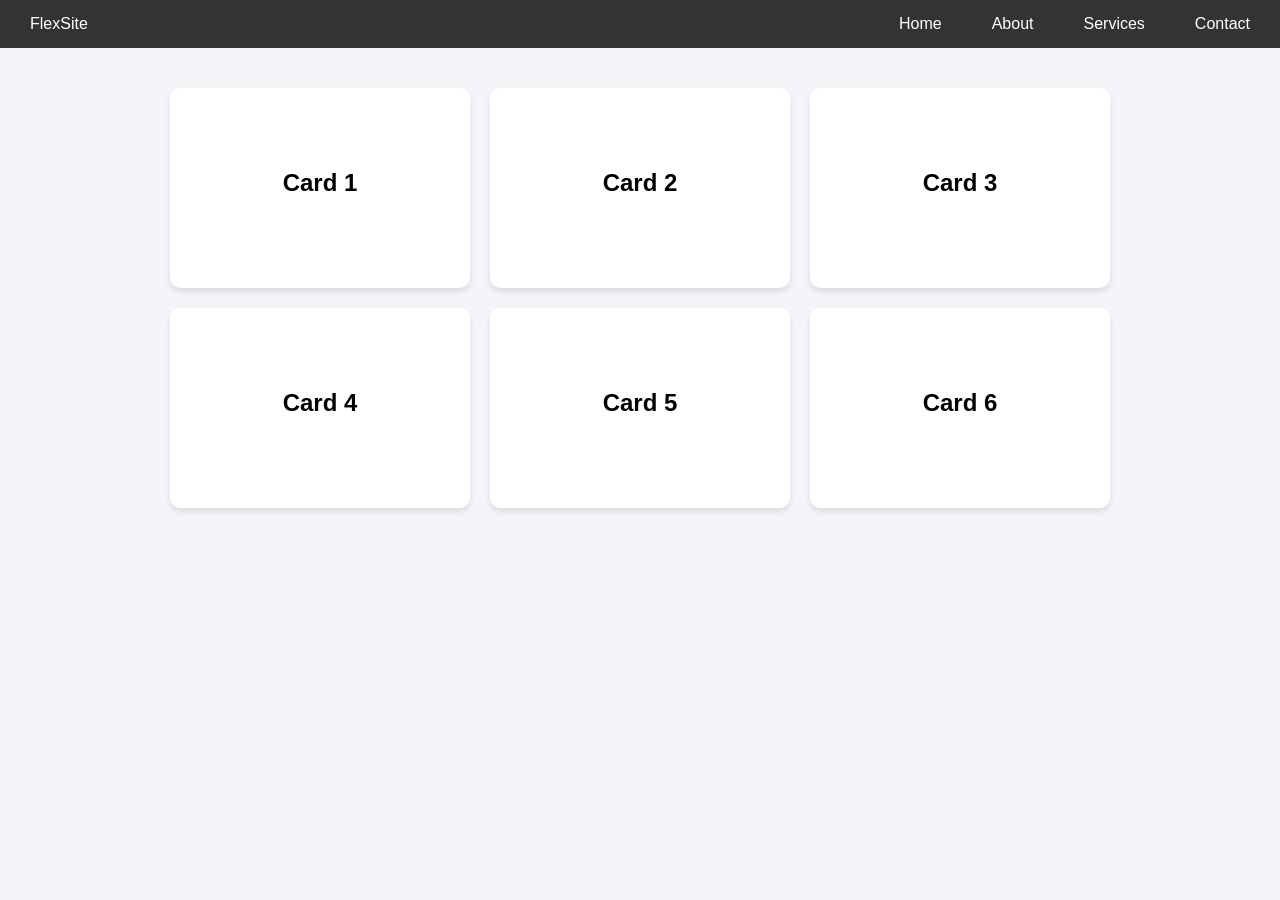
<file: ex00/index.html>
<!DOCTYPE html>
<html lang="en">
<head>
    <meta charset="UTF-8">
    <meta name="viewport" content="width=device-width, initial-scale=1.0">
    <title> ex00 - Flexbox</title>
    <link rel="stylesheet" href="style.css">
</head>
<body>
    <!-- nav-container-->
    <nav class="navbar-container">
        <div class="nav-container">FlexSite
        <!--  <a href="#" class "logo">Cards</a>  -->
        <ul class="nav-links">
            <li><a href="#">Home</a></li>
            <li><a href="#">About</a></li>
            <li><a href="#">Services</a></li>
            <li><a href="#">Contact</a></li>
        </ul>
      </div>
    </nav>

<main>
    <!--card-container-->
    <div class="card-container">

    <div class="card">
        <h2>Card 1</h2>
      </div>    

    <div class="card">
        <h2>Card 2</h2>
      </div>

     <div class="card">
        <h2>Card 3</h2>
      </div>

    <div class="card">
        <h2>Card 4</h2>
      </div>

     <div class="card">
        <h2>Card 5</h2>
      </div>

    <div class="card">
        <h2>Card 6</h2>
     </div>

    </div>

</main>

</body>
</html>
</file>
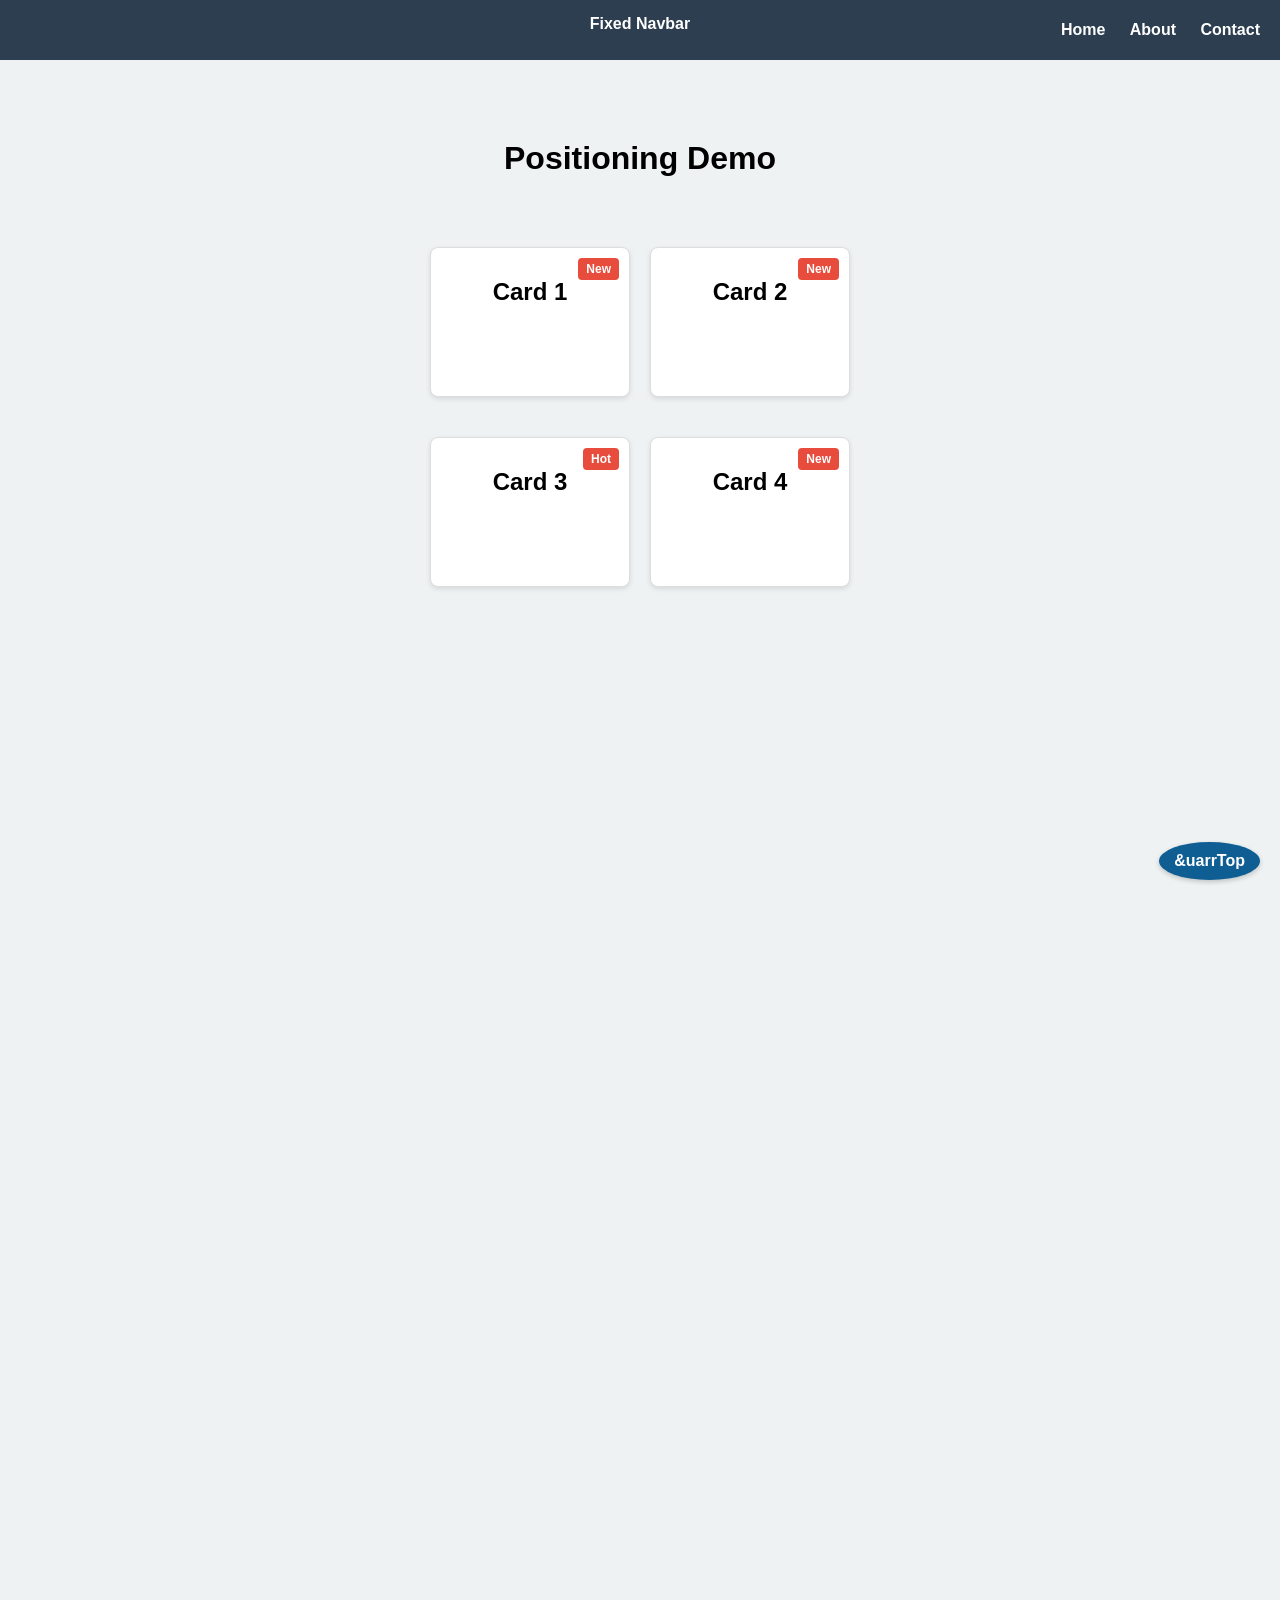
<file: ex01/index.html>
<!DOCTYPE html>
<html lang="en">
<head>
    <meta charset="UTF-8">
    <meta name="viewport" content="width=device-width, initial-scale=1.0">
    <title> ex01 - Position</title>
    <link rel="stylesheet" href="style.css">
</head>
<body>

    <!-- Fixed Navbar -->
    <nav class="fixed-nav">Fixed Navbar
   <!-- <a href="#top" class="logo">MySite</a> -->

<ul class="nav-links">
      <li><a href="#">Home</a></li>
      <li><a href="#">About</a></li>
      <li><a href="#">Contact</a></li>
    </ul>
  </nav>

 <main id="top" class="content">
    <h1>Positioning Demo</h1>

    <div class="main-content">

        <!-- card container -->
        <div class="card-container">

            <div class="card">
                <span class="badge">New</span>
                <h2>Card 1</h2>
            </div>

            <div class="card">
                <span class="badge">New</span>
                <h2> Card 2</h2> 
            </div>

            <div class="card">
               <span class="badge">Hot</span>
               <h2>Card 3</h2>
             </div>

         <div class="card">
             <span class="badge">New</span>
             <h2>Card 4</h2>
         </div>
    </div>
  </main>

    <!-- fixed back-to-top button -->
    <a href="#Top" class="back-to-top">&uarrTop</a>

</body>
</html>
</file>
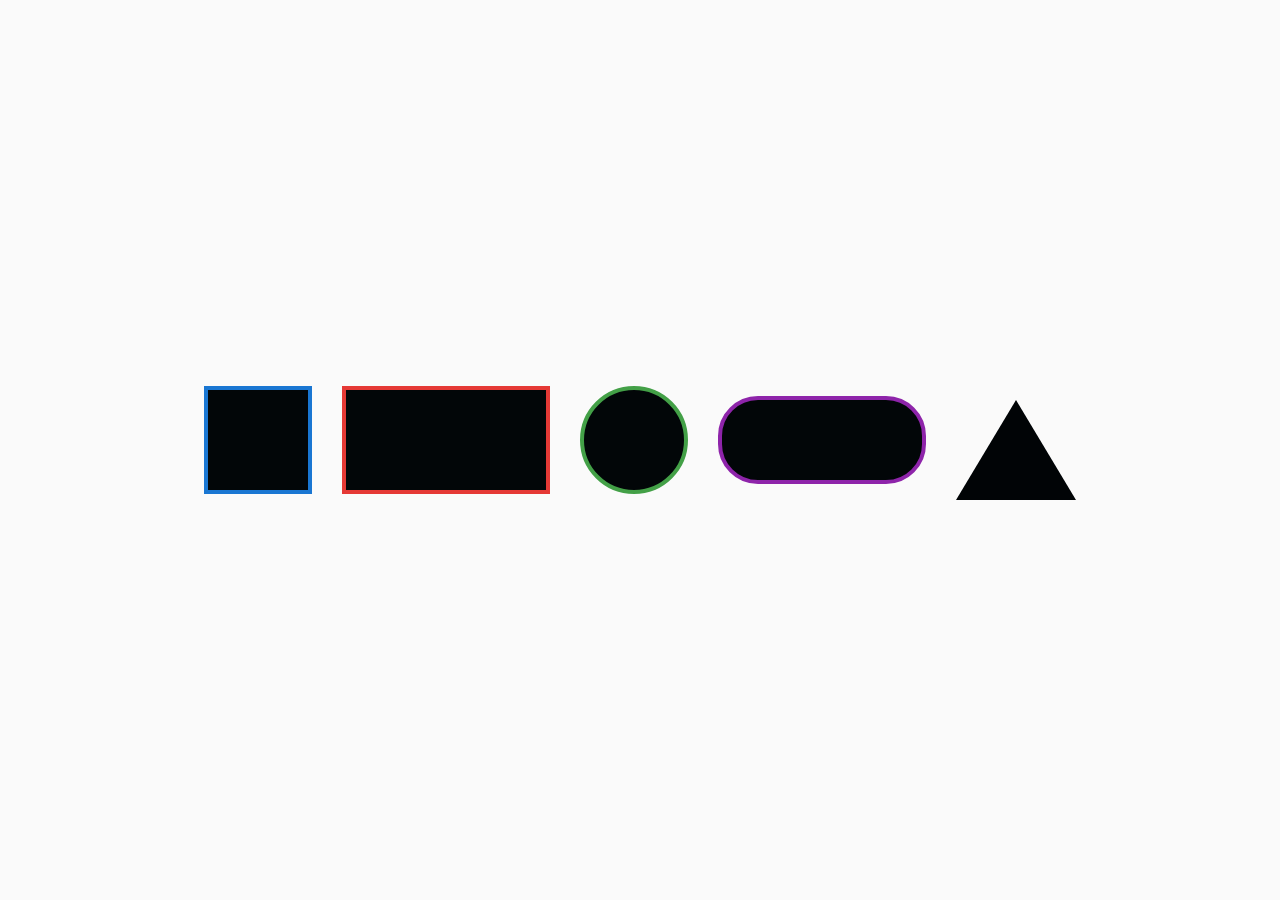
<file: ex02/index.html>
<!DOCTYPE html>
<html lang="en">
<head>
    <meta charset="UTF-8">
    <meta name="viewport" content="width=device-width, initial-scale=1.0">
    <title> ex02 - CSS Shapes </title>
    <link rel="stylesheet" href="style.css">
</head>
<body>

    <div class="shapes-container">
        <div class="shape square"></div>
        <div class="shape rectangle"></div>
        <div class="shape circle"></div>
        <div class="shape pill"></div>
        <div class="shape triangle"></div>
    </div>
    
</body>
</html>
</file>
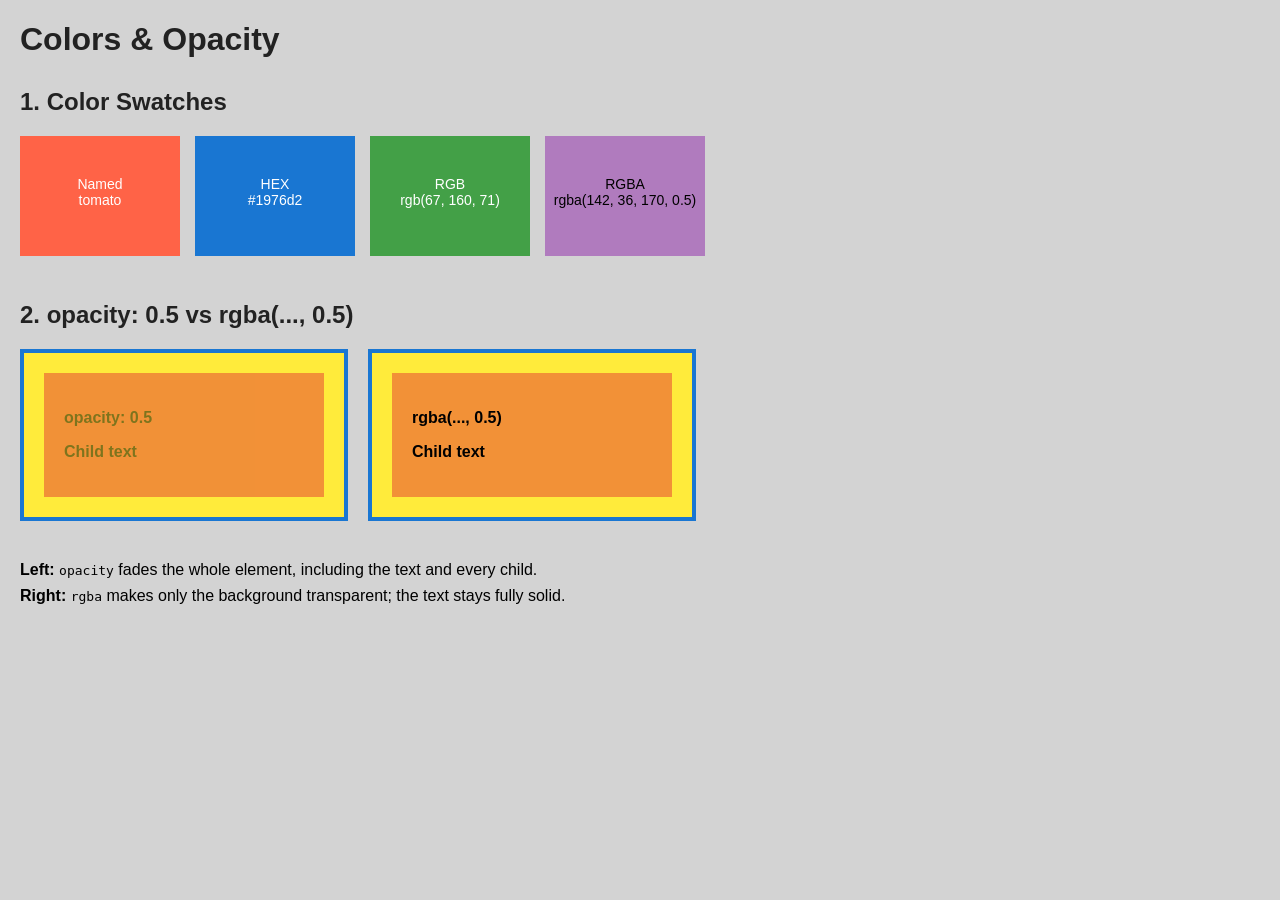
<file: ex03/index.html>
<!DOCTYPE html>
<html lang="en">
<head>
    <meta charset="UTF-8"> 
    <meta name="viewport" content="width=device-width, initial-scale=1.0">
    <title> ex03 - Colors & Opacity </title>
    <link rel="stylesheet" href="style.css">
</head>
<body>

      <h1>Colors &amp; Opacity</h1>

  <!-- ========== Part 1: Color swatch palette ========== -->
    <h2>1. Color Swatches</h2>

<div class="palette">

    <div class="swatch named">
      <span>Named<br>tomato</span>
    </div>
    <div class="swatch hex">
      <span>HEX<br>#1976d2</span>
    </div>
    <div class="swatch rgb">
      <span>RGB<br>rgb(67, 160, 71)</span>
    </div>
    <div class="swatch rgba">
      <span>RGBA<br>rgba(142, 36, 170, 0.5)</span>
    </div>
  </div>

<!-- ========== Part 2: opacity vs rgba ========== -->
  <h2>2. opacity: 0.5 vs rgba(..., 0.5)</h2>

  <div class="compare">
    <div class="backdrop">
      <div class="box opacity-box">
        <p>opacity: 0.5</p>
        <p class="child">Child text</p>
      </div>
    </div>

    <div class="backdrop">
      <div class="box rgba-box">
        <p>rgba(..., 0.5)</p>
        <p class="child">Child text</p>
      </div>
    </div>
  </div>

  <p class="explain">
    <strong>Left:</strong> <code>opacity</code> fades the whole element, including the text and every child.<br>
    <strong>Right:</strong> <code>rgba</code> makes only the background transparent; the text stays fully solid.
  </p>

</body>
</html>
</file>
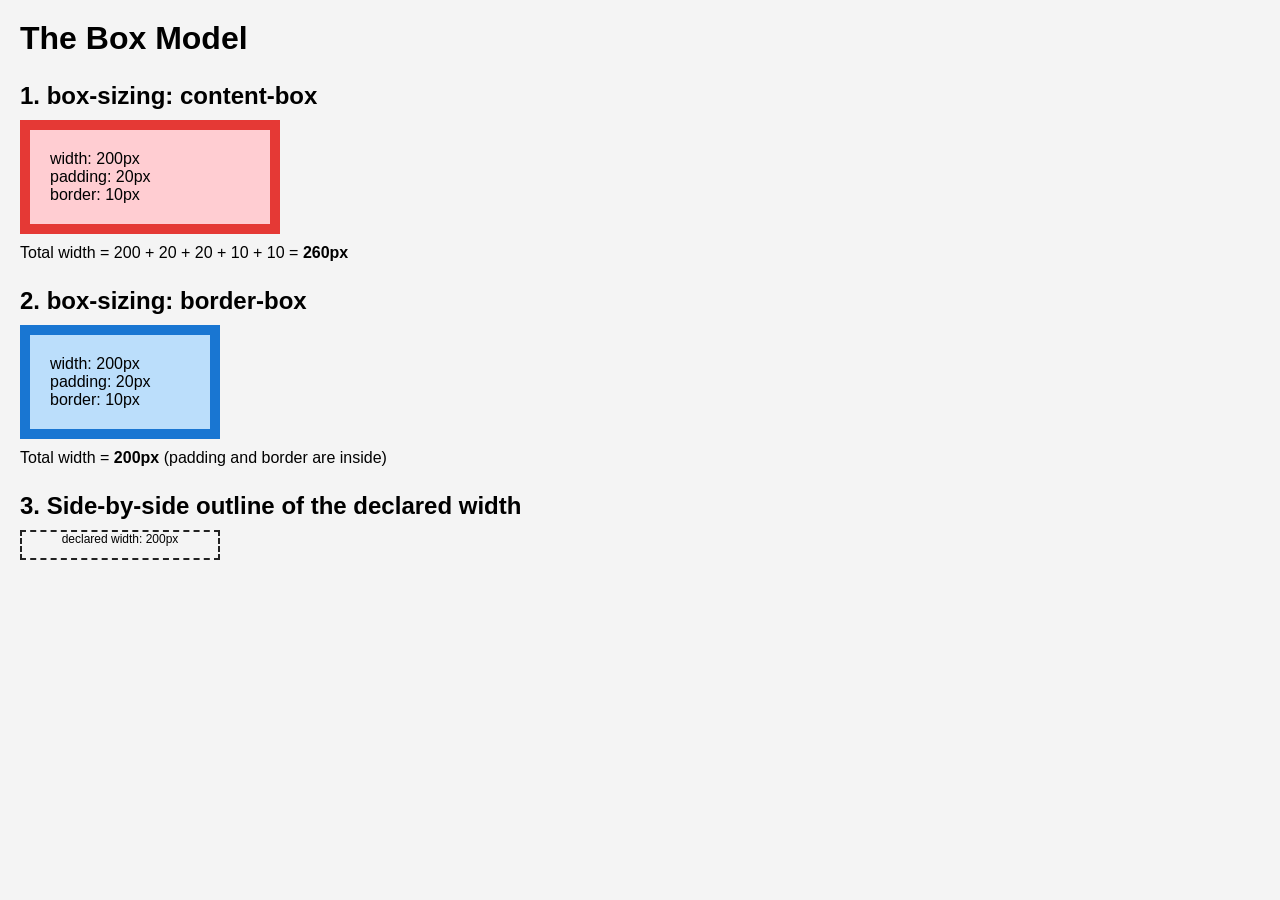
<file: ex04/index.html>
<!DOCTYPE html>
<html lang="en">
<head>
  <meta charset="UTF-8">
  <meta name="viewport" content="width=device-width, initial-scale=1.0">
  <title> ex04 - Box Model</title>
  <link rel="stylesheet" href="style.css">
</head>
<body>

  <h1>The Box Model</h1>

  <h2>1. box-sizing: content-box</h2>
  <div class="box content-box">
    <p>width: 200px</p>
    <p>padding: 20px</p>
    <p>border: 10px</p>
  </div>
  <p class="note">Total width = 200 + 20 + 20 + 10 + 10 = <strong>260px</strong></p>

  <h2>2. box-sizing: border-box</h2>
  <div class="box border-box">
    <p>width: 200px</p>
    <p>padding: 20px</p>
    <p>border: 10px</p>
  </div>
  <p class="note">Total width = <strong>200px</strong> (padding and border are inside)</p>

  <h2>3. Side-by-side outline of the declared width</h2>
  <div class="ruler">declared width: 200px</div>

</body>
</html>
</file>
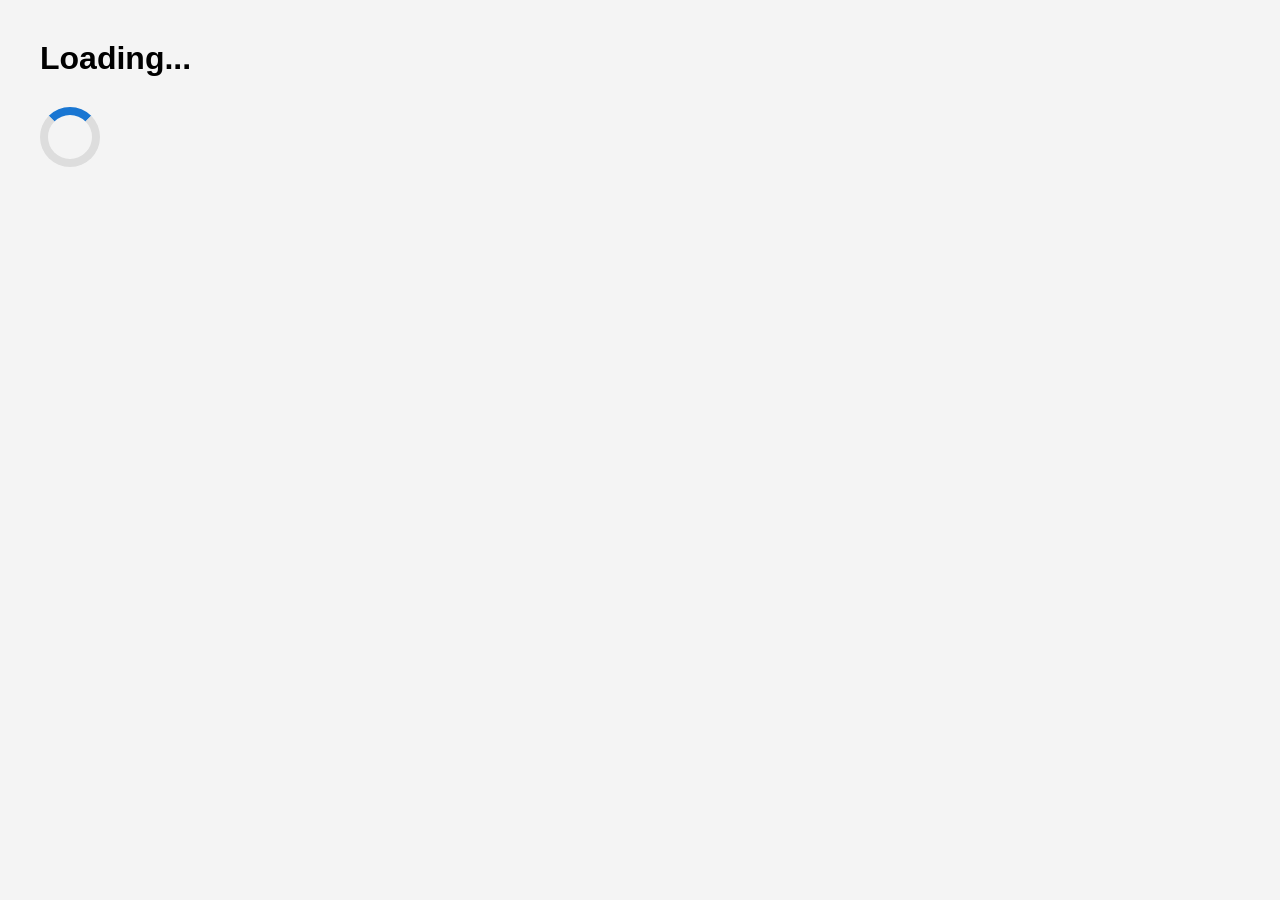
<file: ex05-bonus/index.html>
<!DOCTYPE html>
<html lang="en">
<head>
  <meta charset="UTF-8">
  <meta name="viewport" content="width=device-width, initial-scale=1.0">
  <title>Loader Animation</title>
  <link rel="stylesheet" href="style.css">
</head>
<body>

  <h1>Loading...</h1>

  <div class="loader"></div>

</body>
</file>
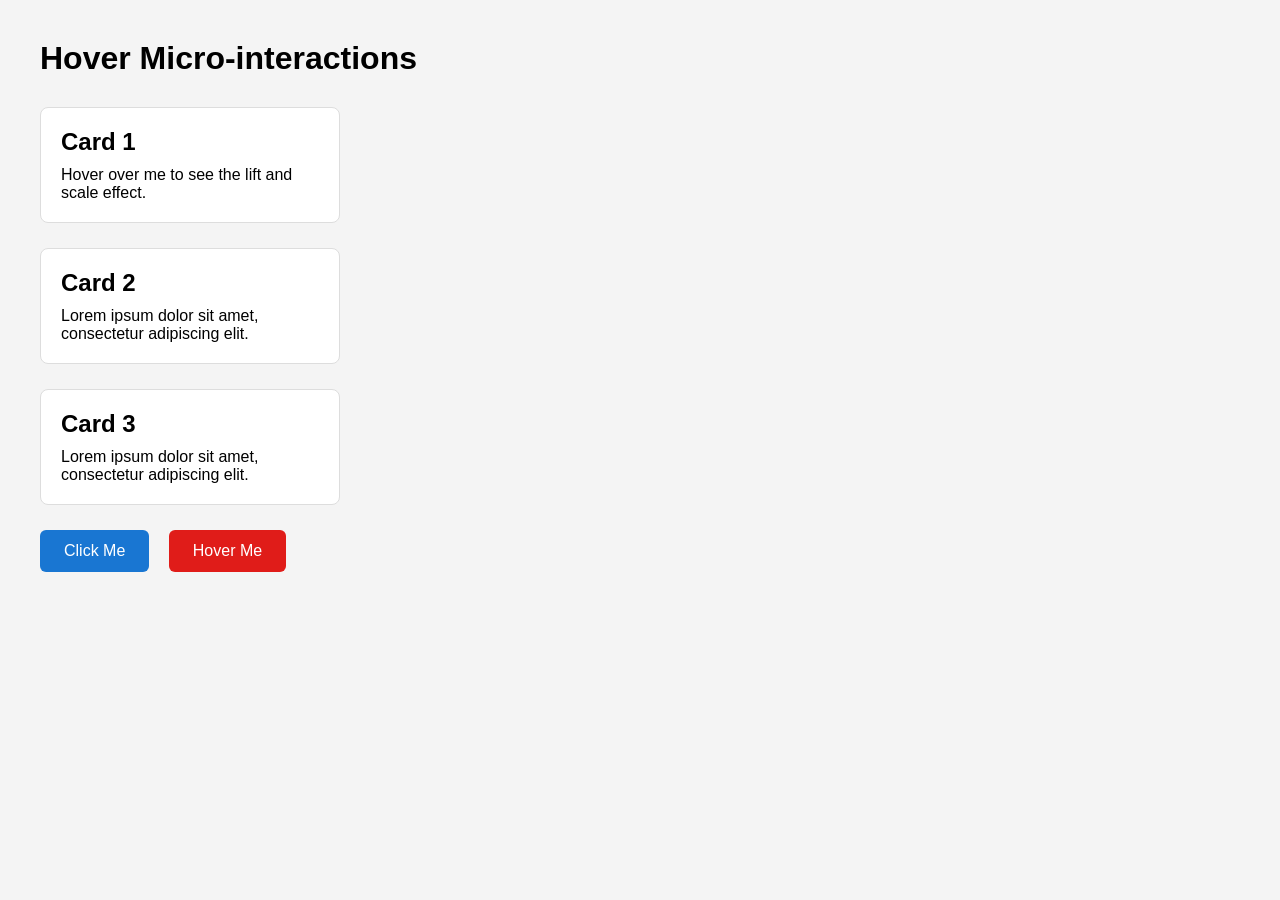
<file: ex06-bonus/index.html>
<!DOCTYPE html>
<html lang="en">
<head>
  <meta charset="UTF-8">
  <meta name="viewport" content="width=device-width, initial-scale=1.0">
  <title>Hover Micro-interactions</title>
  <link rel="stylesheet" href="style.css">
</head>
<body>

  <h1>Hover Micro-interactions</h1>

  <div class="card">
    <h2>Card 1</h2>
    <p>Hover over me to see the lift and scale effect.</p>
  </div>

  <div class="card">
    <h2>Card 2</h2>
    <p>Lorem ipsum dolor sit amet, consectetur adipiscing elit.</p>
  </div>

  <div class="card">
    <h2>Card 3</h2>
    <p>Lorem ipsum dolor sit amet, consectetur adipiscing elit.</p>
  </div>

  <button class="btn">Click Me</button>
  <button class="btn btn-red">Hover Me</button>

</body>
</html>
</file>
<file: ex00/style.css>
* {
  box-sizing: border-box;
  margin: 0;
  padding: 0;
}

body {
    font-family: Arial, sans-serif;
    margin: 0;
    background-color: #f4f4f9;
}

/* ---------- Navigation bar ---------- */

.navbar {
  background-color: #222;
  color: #ffff;
  padding: 15px 20px;
}

.nav-container {
    display: flex;
    justify-content: space-between;
    align-items: center;
    text-align: center;
    background-color: #333;
    color: #fff;
    padding: 15px 30px;
}

/*.logo {
  color:#ffff;
  font-size: 30px;
  font-weight: bold;
  text-decoration: none;
}
*/

.nav-links {
    list-style: none;
    display: flex;
    gap: 50px;
    margin: 0;
    padding: 0;
}

.nav-links a {
    color: #fff;
    text-decoration: none;
}

/*---------- Card grid ----------*/

.card-container {
    display: flex;
    flex-direction: row;
    flex-wrap: wrap;
    gap: 20px;
    padding: 40px;
    justify-content: center;
}

.card {
    background-color: #fff;
    padding: 30px;
    border-radius: 10px;
    box-shadow: 0 4px 6px rgba(0, 0, 0, 0.1);
    width: 300px;
    height: 200px;
    display: flex;
    justify-content: center;
    align-items: center;
    font-weight: bold;
}

.card h2 {
  margin-bottom: 10px;
}
</file>
<file: ex01/style.css>
* {
  box-sizing: border-box;
  margin: 0;
  padding: 0;
}

body {
    font-family: Arial, sans-serif;
    margin: 0;
    padding-top: 60px; 
    background-color: #eef2f3;
     height: 2000px; /* ensures the page scrolls so fixed elements can be seen */
}


/* ---------- Pinned navigation bar ---------- */
.fixed-nav {
    position: fixed;
    top: 0;
    left: 0;
    width: 100%;
    height: 60px;
    background-color: #2c3e50;
    color: white;
    padding: 15px;
    text-align: center;
    z-index: 1000;
    font-weight: bold;
    display: block;
}

/*.logo {
  position: absolute;
  top: 50%;
  left: 20px;
  transform: translateY(-50%);
  color: #fff;
  font-size: 22px;
  font-weight: bold;
  text-decoration: none;
}
*/
.nav-links {
  position: absolute;
  top: 50%;
  right: 20px;
  transform: translateY(-50%);
  list-style: none;
}

.nav-links li {
  display: inline-block;
  margin-left: 20px;
}

.nav-links a {
  color: #fff;
  text-decoration: none;
}

/* ---------- Page content ---------- */
.main-content {
    padding: 20px;
    min-height: 150vh; 
    position: static;
    text-align: center;
}

.content {
  position: static;
  padding: 80px 20px 20px; /* top padding clears the fixed navbar */
  max-width: 600px;
  margin: 0 auto;
  text-align: center;
}

.content h1 {
  margin-bottom: 20px;
}

/* ---------- Card (positioning context) ---------- */
.card-container {
    display: flex;
    position: relative;
    gap: 20px;
    justify-content: center;
    flex-wrap: wrap;
    flex-direction: row;
    padding: 30px;
}

.card {
    position: relative; /* anchor for the absolute badge */
    width: 200px;
    height: 150px;
    background-color: #fff;
    border: 1px solid #ddd;
    padding: 30px;
    margin-bottom: 20px;
    border-radius: 8px;
    box-shadow: 0 2px 5px rgba(0,0,0,0.1);
}

.card h2 {
  margin-bottom: 10px;
}

/* ---------- Badge anchored inside the card corner ---------- */
.badge {
    position: absolute;
    top: 10px;
    right: 10px;
    background-color: #e74c3c;
    color: white;
    padding: 4px 8px;
    font-size: 12px;
    font-weight: bold;
    z-index: 10;
    border-radius: 4px;
}

/* ---------- Fixed back-to-top button ---------- */
.back-to-top {
    position: fixed;
    bottom: 20px;
    right: 20px;
    background-color: #0e5e94;
    color: white;
    padding: 10px 15px;
    border-radius: 50%;
    text-decoration: none;
    font-weight: bold;
    box-shadow: 0 2px 5px rgba(0,0,0,0.2);
}
</file>
<file: ex02/style.css>
body {
    display: flex;
    justify-content: center;
    align-items: center;
    height: 100vh;
    margin: 0;
    background-color: #fafafa;
}


.shapes-container {
    display: flex;
    gap: 30px;
    align-items: center;
    flex-wrap: wrap;
}

.shape {
    background-color: #020608;
}

/* 1. Square */
.square {
    width: 100px;
    height: 100px;
    border: 4px solid #1976d2;
    margin-bottom: 20px;
}

/* 2. Rectangle */
.rectangle {
    width: 200px;
    height: 100px;
    border: 4px solid #e53935;
    margin-bottom: 20px;
}

/* 3. Perfect Circle */
.circle {
    width: 100px;
    height: 100px;
    border-radius: 50%;
    border: 4px solid #43a047;
    margin-bottom: 20px;
}

/* 4. Capsule Pill */
.pill {
    width: 200px;
    height: 80px;
    border: 4px solid #8e24aa;
    border-radius: 40px; /* half of the height */
    margin-bottom: 20px;
}

/* 5. Triangle using the border trick */
.triangle {
    width: 0;
    height: 0;
    background-color: transparent; 
    border-left: 60px solid transparent;
    border-right: 60px solid transparent;
    border-bottom: 100px solid #010406;
}
</file>
<file: ex03/style.css>
body {
  font-family: Arial, sans-serif;
  background-color: lightgray;
  margin: 20px;
}

h1,
h2 {
  color: #222222;
}

h2 {
  margin-top: 30px;
}

/* ---------- Part 1: swatches ---------- */
.palette {
  overflow: hidden;
}

.swatch {
  float: left;
  width: 160px;
  height: 120px;
  margin: 0 15px 15px 0;
  color: white;
  font-size: 14px;
  text-align: center;
  padding-top: 40px;
  box-sizing: border-box;
}

/* Named color */
.named {
  background-color: tomato;
}

/* 6-digit HEX */
.hex {
  background-color: #1976d2;
}

/* RGB */
.rgb {
  background-color: rgb(67, 160, 71);
}

/* RGBA with alpha transparency (the page background shows through) */
.rgba {
  background-color: rgba(142, 36, 170, 0.5);
  color: black;
}

/* ---------- Part 2: opacity vs rgba ---------- */
.compare {
  overflow: hidden;
}

/* Striped backdrop so transparency is easy to see */
.backdrop {
  float: left;
  width: 280px;
  margin: 0 20px 20px 0;
  padding: 20px;
  background-color: #ffeb3b;
  border: 4px solid #1976d2;
}

.box {
  padding: 20px;
  color: black;
  font-weight: bold;
}

/* opacity affects the element AND all its children */
.opacity-box {
  background-color: rgb(229, 57, 53);
  opacity: 0.5;
}

/* rgba affects only the background */
.rgba-box {
  background-color: rgba(229, 57, 53, 0.5);
}

.child {
  margin-top: 10px;
  color: #000000;
}

.explain {
  clear: both;
  line-height: 1.6;
}
</file>
<file: ex04/style.css>
/* ---------- Universal reset ---------- */
*,
*::before,
*::after {
  box-sizing: border-box;
  margin: 0;
  padding: 0;
}

body {
  font-family: Arial, sans-serif;
  background-color: #f4f4f4;
  padding: 20px;
}

h1 {
  margin-bottom: 20px;
}

h2 {
  margin-top: 25px;
  margin-bottom: 10px;
}

/* ---------- Shared box styles ---------- */
.box {
  width: 200px;
  padding: 20px;
  border: 10px solid #1976d2;
  background-color: #bbdefb;
  margin-bottom: 10px;
}

/* ---------- Comparison ---------- */
/* Overrides the reset: padding + border are ADDED to the width */
.content-box {
  box-sizing: content-box;
  border-color: #e53935;
  background-color: #ffcdd2;
}

/* Same as the reset: padding + border are INSIDE the width */
.border-box {
  box-sizing: border-box;
}

.note {
  margin-bottom: 10px;
}

/* Reference bar showing exactly 200px */
.ruler {
  width: 200px;
  height: 30px;
  border: 2px dashed #222;
  text-align: center;
  font-size: 12px;
}
</file>
<file: ex05-bonus/style.css>
*,
*::before,
*::after {
  box-sizing: border-box;
  margin: 0;
  padding: 0;
}

body {
  font-family: Arial, sans-serif;
  background-color: #f4f4f4;
  padding: 40px;
}

h1 {
  margin-bottom: 30px;
}

/* Circular spinner drawn with borders */
.loader {
  width: 60px;
  height: 60px;
  border: 8px solid #dddddd;
  border-top-color: #1976d2;
  border-radius: 50%;
  animation-name: spin;
  animation-duration: 1s;
  animation-timing-function: linear;
  animation-iteration-count: infinite;
}

@keyframes spin {
  from {
    transform: rotate(0deg);
  }
  to {
    transform: rotate(360deg);
  }
}
</file>
<file: ex06-bonus/style.css>
*,
*::before,
*::after {
  box-sizing: border-box;
  margin: 0;
  padding: 0;
}

body {
  font-family: Arial, sans-serif;
  background-color: #f4f4f4;
  padding: 40px;
}

h1 {
  margin-bottom: 30px;
}

/* ---------- Cards ---------- */
.card {
  width: 300px;
  background-color: #ffffff;
  border: 1px solid #dddddd;
  border-radius: 8px;
  padding: 20px;
  margin-bottom: 25px;
  cursor: pointer;
  transition: transform 0.3s ease;
}

.card:hover {
  transform: translateY(-8px) scale(1.05);
}

.card h2 {
  margin-bottom: 10px;
}

/* ---------- Buttons ---------- */
.btn {
  background-color: #1976d2;
  color: #ffffff;
  border: none;
  border-radius: 6px;
  padding: 12px 24px;
  font-size: 16px;
  margin-right: 15px;
  cursor: pointer;
  transition: transform 0.3s ease;
}

.btn-red {
  background-color: #e01c19;
}

.btn:hover {
  transform: translateY(-8px) scale(1.05);
}

.btn:active {
  transform: translateY(-2px) scale(0.98);
}
</file>
